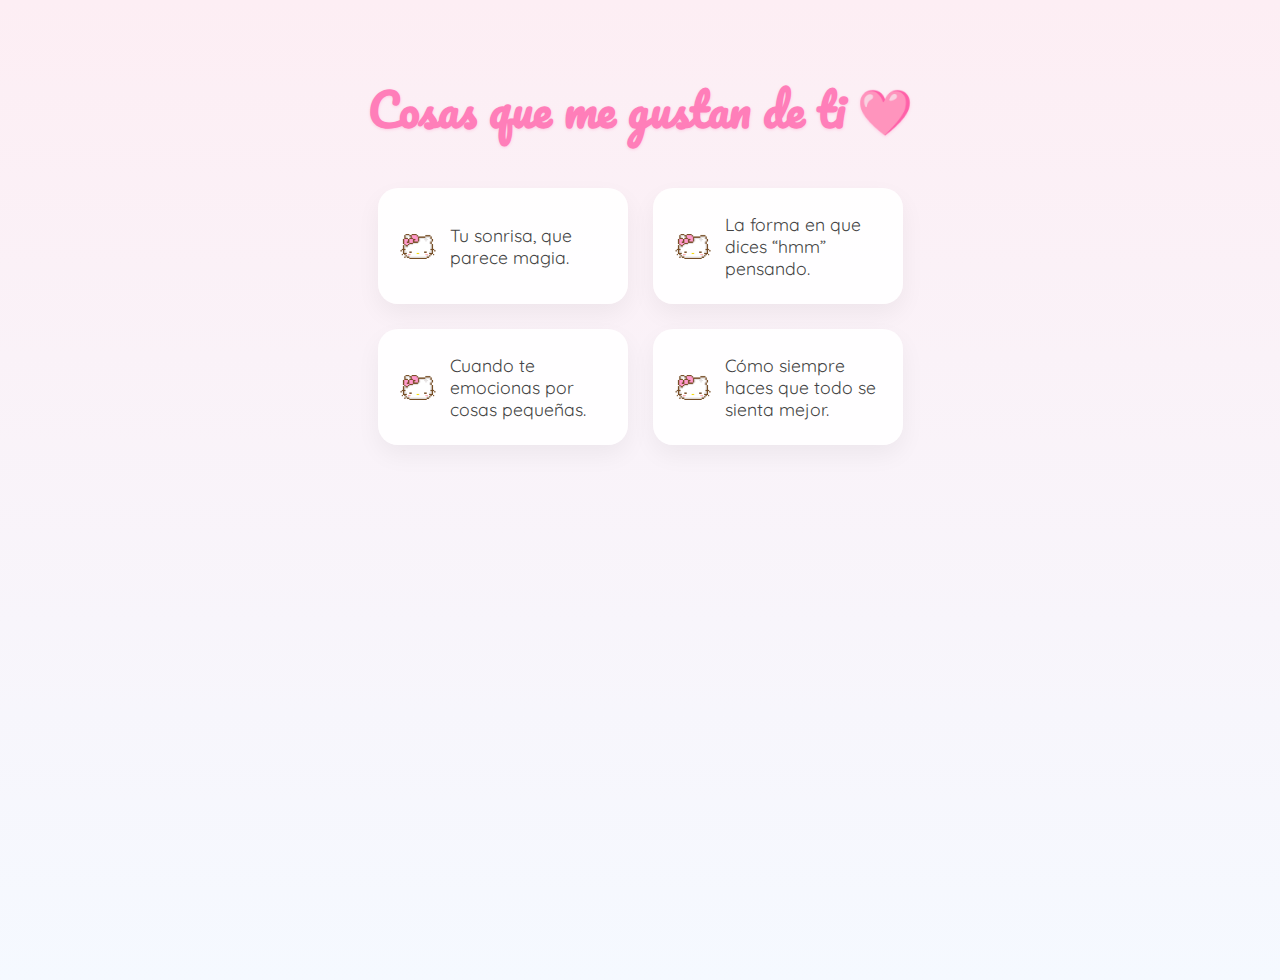
<file: bak/cosas-de-dani.html>
<!DOCTYPE html>
<html lang="es">
<head>
  <meta charset="UTF-8" />
  <meta name="viewport" content="width=device-width, initial-scale=1.0" />
  <title>Cosas que me gustan de ti</title>
  <link rel="stylesheet" href="../css/cosas-de-dani.css" />
  <link href="https://fonts.googleapis.com/css2?family=Quicksand:wght@400;600&family=Pacifico&display=swap" rel="stylesheet">
</head>
<body>
  <div class="blur-overlay"></div>
  <section id="main-content">
    <h1>Cosas que me gustan de ti 🩷</h1>
    <div class="card-grid">
      <div class="card">   <img src="../assets/mini-kitty.gif" alt="" class="iconito" /> Tu sonrisa, que parece magia.</div>
      <div class="card">  <img src="../assets/mini-kitty.gif" alt="" class="iconito" /> La forma en que dices “hmm” pensando.</div>
      <div class="card">  <img src="../assets/mini-kitty.gif" alt="" class="iconito" />Cuando te emocionas por cosas pequeñas.</div>
      <div class="card">  <img src="../assets/mini-kitty.gif" alt="" class="iconito" />Cómo siempre haces que todo se sienta mejor. </div>
    </div>
  </section>
  <script src="../js/cosas-de-dani.js" defer></script>
</body>
</html>
</file>
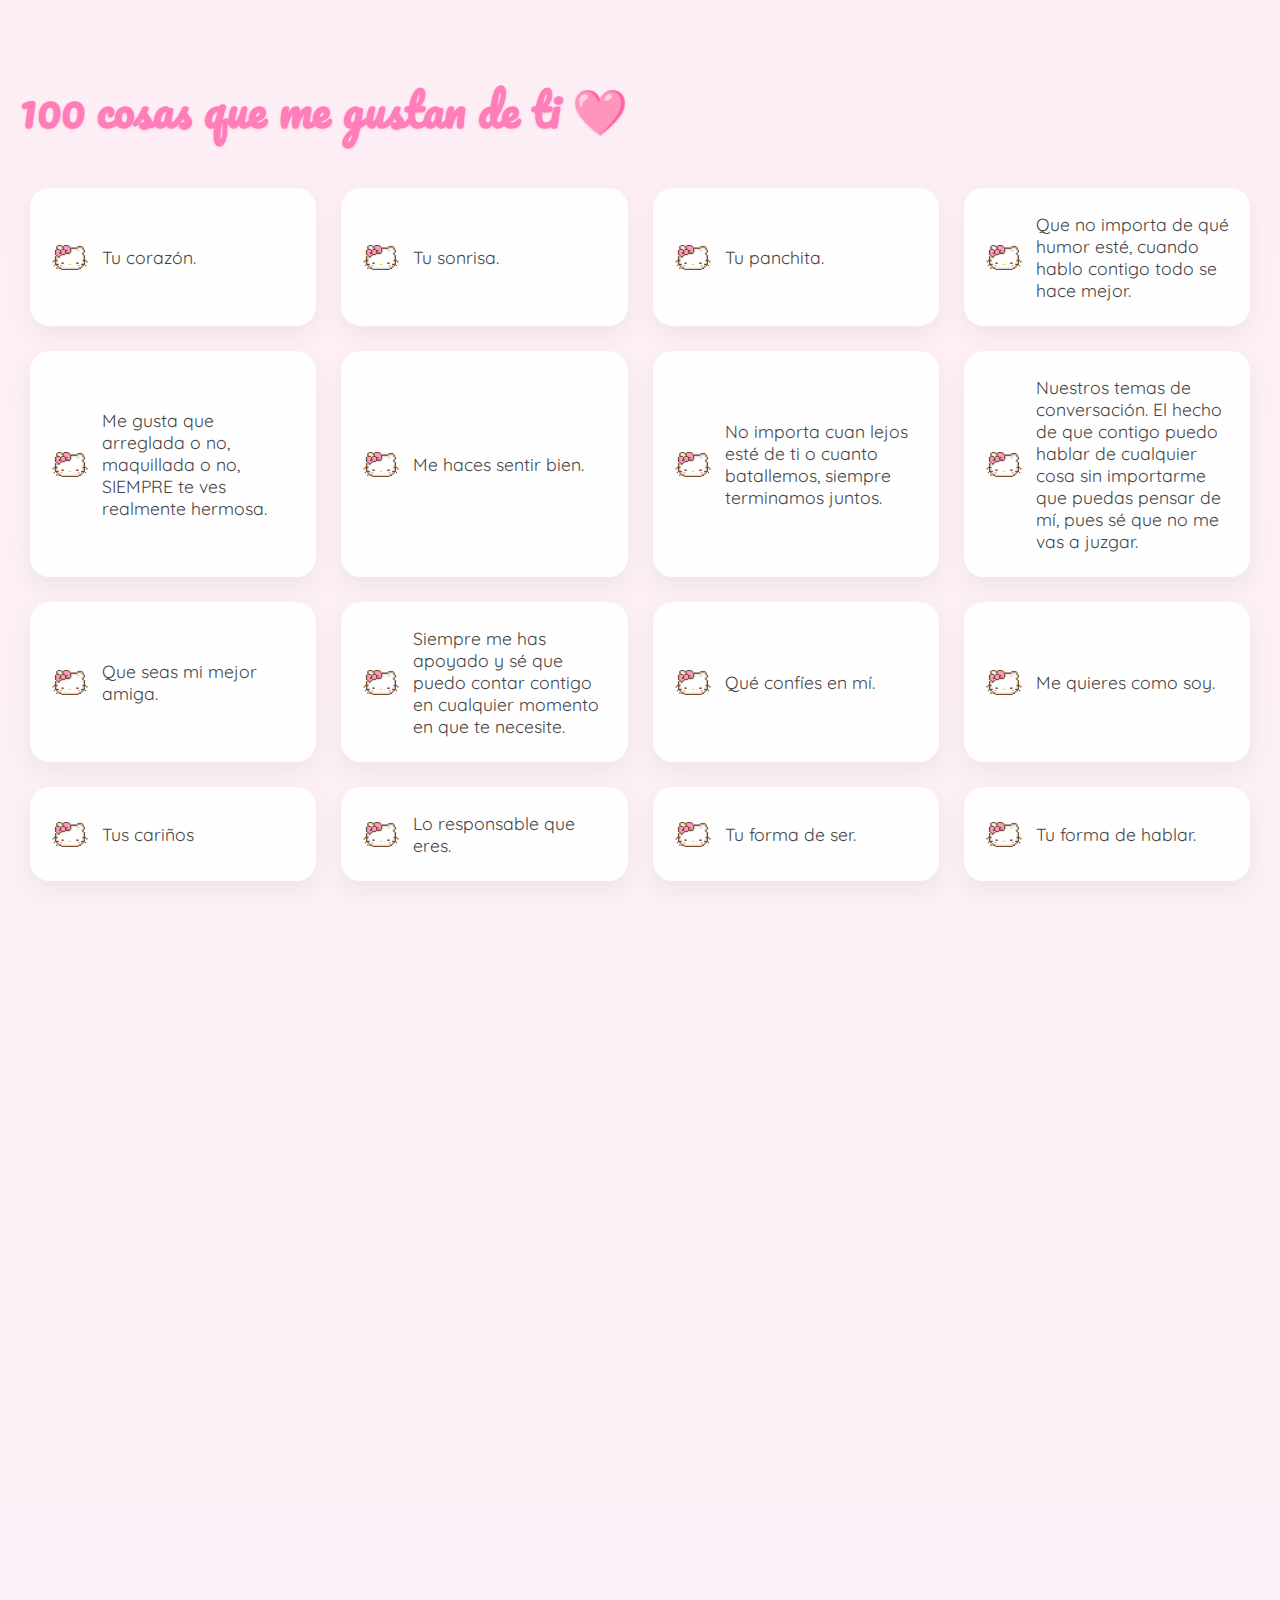
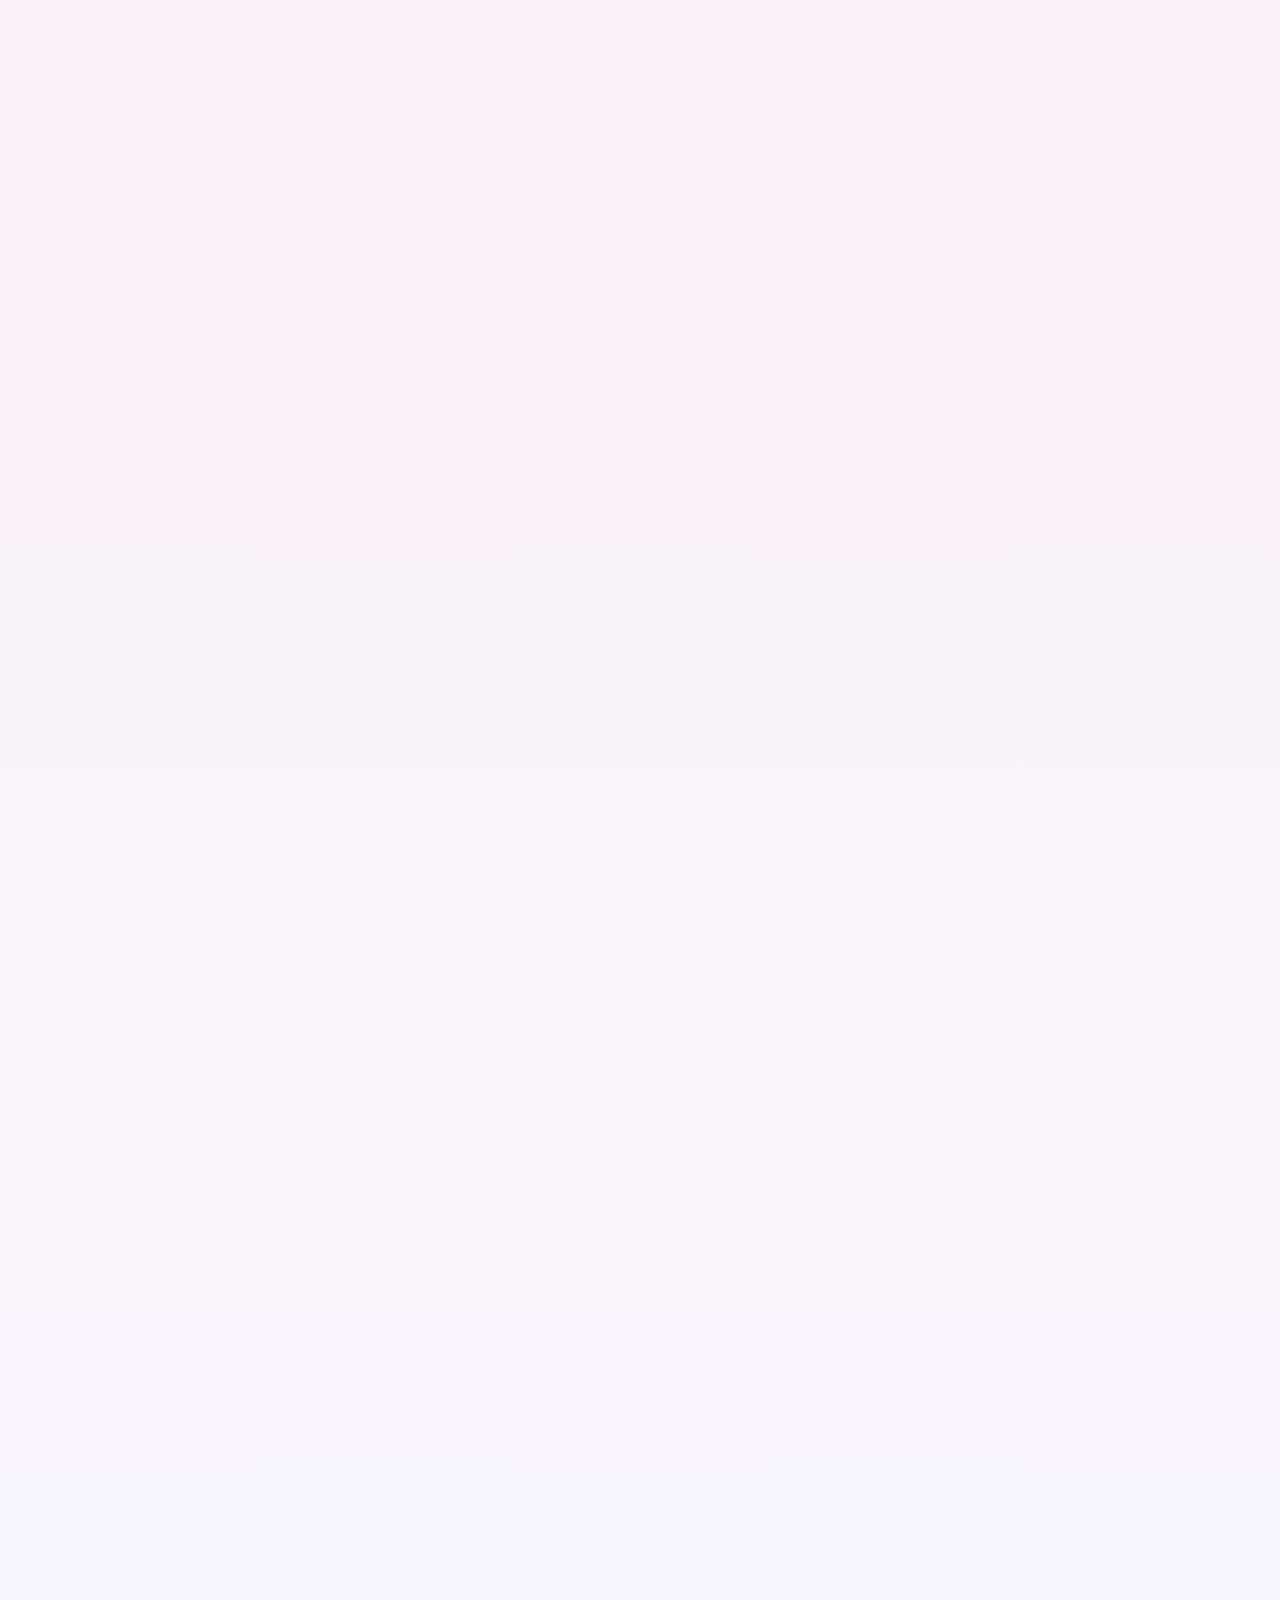
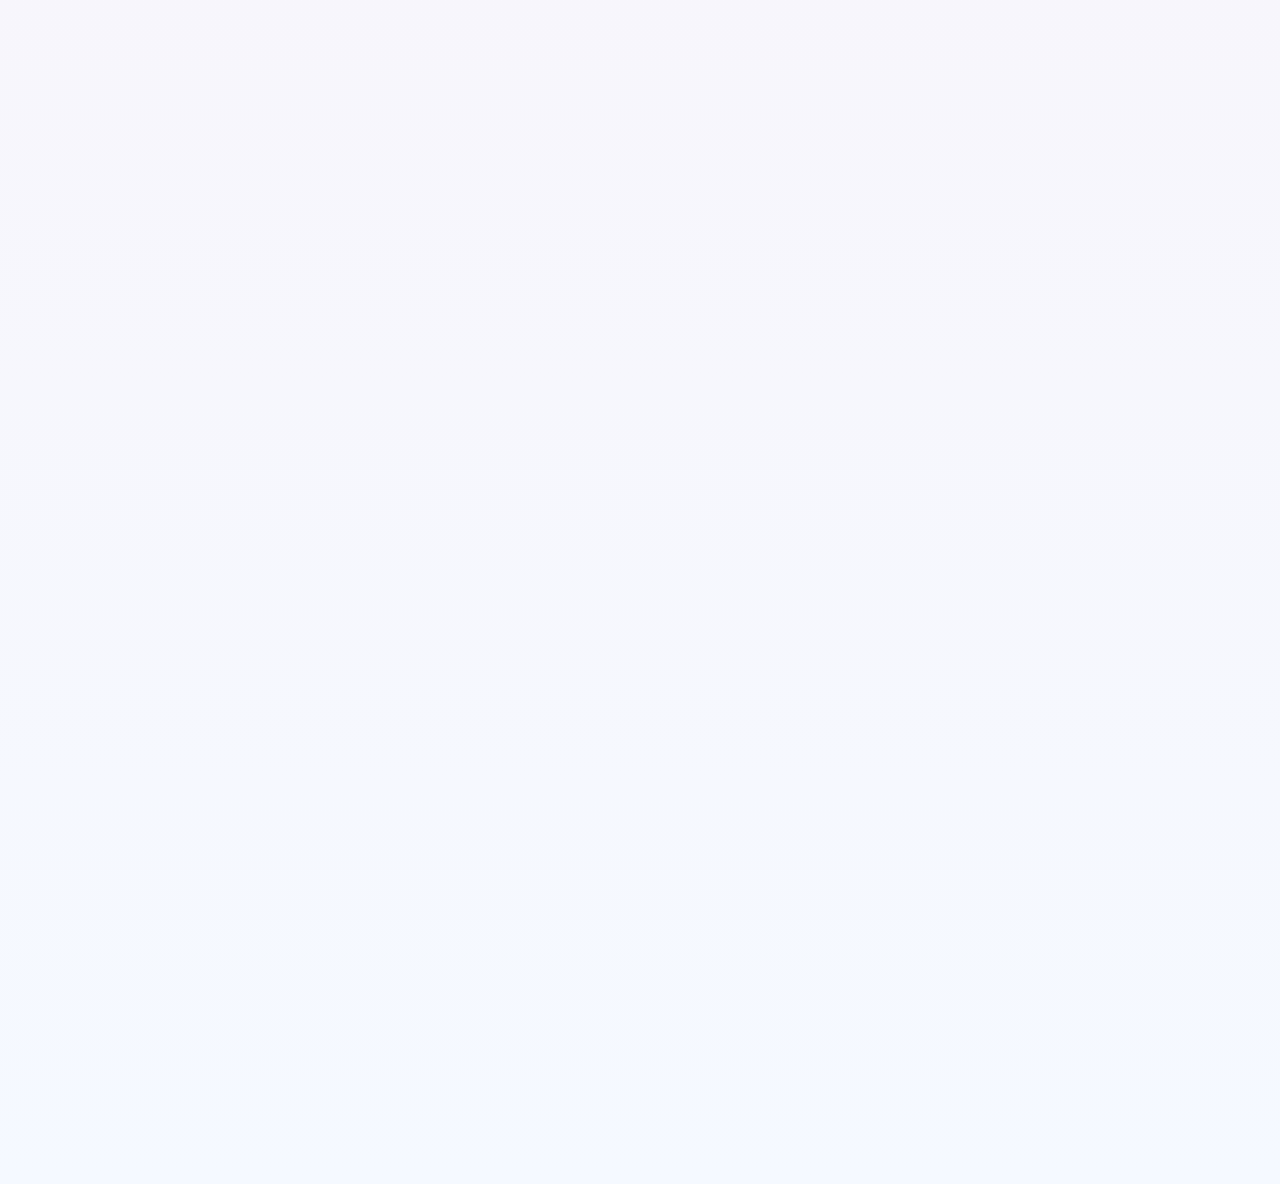
<file: sections/cosas-de-dani.html>
<!DOCTYPE html>
<html lang="es">
<head>
  <meta charset="UTF-8" />
  <meta name="viewport" content="width=device-width, initial-scale=1.0" />
  <title>Cosas que me gustan de ti</title>
  <link rel="stylesheet" href="../css/cosas-de-dani.css" />
  <link href="https://fonts.googleapis.com/css2?family=Quicksand:wght@400;600&family=Pacifico&display=swap" rel="stylesheet">
</head>
<body>
  <div class="blur-overlay"></div>
  <section id="main-content">
    <h1>100 cosas que me gustan de ti 🩷</h1>
    <div class="card-grid">
     <div class="card"><img src="../assets/mini-kitty.gif" class="iconito" alt=""> Tu corazón.</div>
<div class="card"><img src="../assets/mini-kitty.gif" class="iconito" alt=""> Tu sonrisa.</div>
<div class="card"><img src="../assets/mini-kitty.gif" class="iconito" alt=""> Tu panchita.</div>
<div class="card"><img src="../assets/mini-kitty.gif" class="iconito" alt=""> Que no importa de qué humor esté, cuando hablo contigo todo se hace mejor.</div>
<div class="card"><img src="../assets/mini-kitty.gif" class="iconito" alt=""> Me gusta que arreglada o no, maquillada o no, SIEMPRE te ves realmente hermosa.</div>
<div class="card"><img src="../assets/mini-kitty.gif" class="iconito" alt=""> Me haces sentir bien.</div>
<div class="card"><img src="../assets/mini-kitty.gif" class="iconito" alt=""> No importa cuan lejos esté de ti o cuanto batallemos, siempre terminamos juntos.</div>
<div class="card"><img src="../assets/mini-kitty.gif" class="iconito" alt=""> Nuestros temas de conversación. El hecho de que contigo puedo hablar de cualquier cosa sin importarme que puedas pensar de mí, pues sé que no me vas a juzgar.</div>
<div class="card"><img src="../assets/mini-kitty.gif" class="iconito" alt=""> Que seas mi mejor amiga.</div>
<div class="card"><img src="../assets/mini-kitty.gif" class="iconito" alt=""> Siempre me has apoyado y sé que puedo contar contigo en cualquier momento en que te necesite.</div>
<div class="card"><img src="../assets/mini-kitty.gif" class="iconito" alt=""> Qué confíes en mí.</div>
<div class="card"><img src="../assets/mini-kitty.gif" class="iconito" alt=""> Me quieres como soy.</div>
<div class="card"><img src="../assets/mini-kitty.gif" class="iconito" alt=""> Tus cariños</div>
<div class="card"><img src="../assets/mini-kitty.gif" class="iconito" alt=""> Lo responsable que eres.</div>
<div class="card"><img src="../assets/mini-kitty.gif" class="iconito" alt=""> Tu forma de ser.</div>
<div class="card"><img src="../assets/mini-kitty.gif" class="iconito" alt=""> Tu forma de hablar.</div>
<div class="card"><img src="../assets/mini-kitty.gif" class="iconito" alt=""> Cuando me dices lo que sientes, que me quieres, que me amas:)</div>
<div class="card"><img src="../assets/mini-kitty.gif" class="iconito" alt=""> Tus axilas, yico</div>
<div class="card"><img src="../assets/mini-kitty.gif" class="iconito" alt=""> Que me ayudas a mantener la calma, a ver todo de diferente manera, a darme cuenta que sí existe un lado bonito de la vida y ese lado lo encontré, cuando te encontré a ti.</div>
<div class="card"><img src="../assets/mini-kitty.gif" class="iconito" alt=""> Porque sin ti, mi vida no sería la misma.</div>
<div class="card"><img src="../assets/mini-kitty.gif" class="iconito" alt=""> Me haces ser mejor persona, o eso creo.</div>
<div class="card"><img src="../assets/mini-kitty.gif" class="iconito" alt=""> Tus ojos.</div>
<div class="card"><img src="../assets/mini-kitty.gif" class="iconito" alt=""> Tu voz — tienes la voz más hermosa y maravillosa que he escuchado en mi vida.</div>
<div class="card"><img src="../assets/mini-kitty.gif" class="iconito" alt=""> Tus pies.</div>
<div class="card"><img src="../assets/mini-kitty.gif" class="iconito" alt=""> Que eres muy, muy, muy linda.</div>
<div class="card"><img src="../assets/mini-kitty.gif" class="iconito" alt=""> Que tu belleza no está solamente en el exterior, sino también y principalmente en tu interior.</div>
<div class="card"><img src="../assets/mini-kitty.gif" class="iconito" alt=""> Tus nalgas.</div>
<div class="card"><img src="../assets/mini-kitty.gif" class="iconito" alt=""> Tu risa.</div>
<div class="card"><img src="../assets/mini-kitty.gif" class="iconito" alt=""> Me gusta que puedo confiarte mi vida.</div>
<div class="card"><img src="../assets/mini-kitty.gif" class="iconito" alt=""> Me gusta que no me juzgas.</div>
<div class="card"><img src="../assets/mini-kitty.gif" class="iconito" alt=""> Cuando lo necesito, tú me puedes consolar y hacer sentir mucho mejor.</div>
<div class="card"><img src="../assets/mini-kitty.gif" class="iconito" alt=""> Jamás había conocido a una persona tan noble y leal como tú. Eso me gusta</div>
<div class="card"><img src="../assets/mini-kitty.gif" class="iconito" alt=""> Eres muy diferente a las demás. Me encanta</div>
<div class="card"><img src="../assets/mini-kitty.gif" class="iconito" alt=""> Cuando te enojas no tan seria, te ves muy tierna. Me encantaa</div>
<div class="card"><img src="../assets/mini-kitty.gif" class="iconito" alt=""> Porque eres mi nena</div>
<div class="card"><img src="../assets/mini-kitty.gif" class="iconito" alt=""> Eres muy fuerte.</div>
<div class="card"><img src="../assets/mini-kitty.gif" class="iconito" alt=""> Siempre me haces sentar cabeza, me ayudas a ver que está bien o que no lo esta.</div>
<div class="card"><img src="../assets/mini-kitty.gif" class="iconito" alt=""> Qué contigo no tengo que preocuparme por qué decir o cómo actuar, solo soy yo.</div>
<div class="card"><img src="../assets/mini-kitty.gif" class="iconito" alt=""> Me gusta que seas bien celosa.</div>
<div class="card"><img src="../assets/mini-kitty.gif" class="iconito" alt=""> Que quieras tanto a tu familia, o eso creo</div>
<div class="card"><img src="../assets/mini-kitty.gif" class="iconito" alt=""> Que eres dormilona</div>
<div class="card"><img src="../assets/mini-kitty.gif" class="iconito" alt=""> Que seas mi novia.</div>
<div class="card intercambiable">
  <img src="../assets/mini-kitty.gif" class="iconito" alt="">
  <span class="frase">Que seas dramática</span>
  <span class="emoji-cambia" data-frase-alternativa="Que no seas dramática 😭">😡</span>
</div>
<div class="card"><img src="../assets/mini-kitty.gif" class="iconito" alt=""> Que eres responsable.</div>
<div class="card"><img src="../assets/mini-kitty.gif" class="iconito" alt=""> Cuando me cantas pero pues eso es una vez cada mil años 😭, aún así, me gusta mucho.</div>
<div class="card"><img src="../assets/mini-kitty.gif" class="iconito" alt=""> Tus pezones</div>
<div class="card intercambiable">
  <img src="../assets/mini-kitty.gif" class="iconito" alt="">
  <span class="frase">Que me des mimos</span>
  <span class="emoji-cambia" data-frase-alternativa="Que me des cariñosss😭">😡</span>
</div>
<div class="card"><img src="../assets/mini-kitty.gif" class="iconito" alt=""> Que seas linda</div>
<div class="card"><img src="../assets/mini-kitty.gif" class="iconito" alt=""> Que seas enojona de manera tierna, pero cuando te enojas en serio, hay un motivo para estar así.</div>
<div class="card"><img src="../assets/mini-kitty.gif" class="iconito" alt=""> Es más de ti que de mí, pero siempre volvemos a estar juntos :)</div>
<div class="card"><img src="../assets/mini-kitty.gif" class="iconito" alt=""> Me gusta la forma que tienes de llevarte conmigo.</div>
<div class="card"><img src="../assets/mini-kitty.gif" class="iconito" alt=""> Que te bañas todos los días. O eso creo 🤨</div>
<div class="card"><img src="../assets/mini-kitty.gif" class="iconito" alt=""> Que no te estaba buscando, simplemente llegaste a mi vida.</div>
<div class="card"><img src="../assets/mini-kitty.gif" class="iconito" alt=""> Que sepas hacer pizza.</div>
<div class="card"><img src="../assets/mini-kitty.gif" class="iconito" alt=""> No eres de las personas que buscan hacerle daño a alguien; al contrario, buscas como ayudar a los otros.</div>
<div class="card"><img src="../assets/mini-kitty.gif" class="iconito" alt=""> Que sepas hacer pastel.</div>
<div class="card"><img src="../assets/mini-kitty.gif" class="iconito" alt=""> Eres todo lo que no sabía que queria.</div>
<div class="card"><img src="../assets/mini-kitty.gif" class="iconito" alt=""> Me haces sentir completo, contigo no me falta nada.</div>
<div class="card"><img src="../assets/mini-kitty.gif" class="iconito" alt=""> Que veas lo que yo quiera, aunque tú no quieras</div>
<div class="card"><img src="../assets/mini-kitty.gif" class="iconito" alt=""> Que seas única</div>
<div class="card"><img src="../assets/mini-kitty.gif" class="iconito" alt=""> No te importan tanto las cosas materiales.</div>
<div class="card"><img src="../assets/mini-kitty.gif" class="iconito" alt=""> Tus outfits. 10/10</div>
<div class="card"><img src="../assets/mini-kitty.gif" class="iconito" alt=""> Porque eres mi nena.</div>
<div class="card"><img src="../assets/mini-kitty.gif" class="iconito" alt=""> Sabes cocinar.</div>
<div class="card"><img src="../assets/mini-kitty.gif" class="iconito" alt=""> Tu nombre, está muy lindooo, nena</div>
<div class="card"><img src="../assets/mini-kitty.gif" class="iconito" alt=""> Tus ojos otra vez. Son hermososss</div>
<div class="card"><img src="../assets/mini-kitty.gif" class="iconito" alt=""> Que me pelees e intentes ganarme aunque al final no lo consigas :)</div>
<div class="card intercambiable">
  <img src="../assets/mini-kitty.gif" class="iconito" alt="">
  <span class="frase">Que seas manca en el Free Fire.</span>
  <span class="emoji-cambia" data-frase-alternativa="Que seas pro en el Free Fire. 😭">😡</span>
</div>
<div class="card"><img src="../assets/mini-kitty.gif" class="iconito" alt=""> Cuando sueñas conmigo. ME ENCANTA</div>
<div class="card"><img src="../assets/mini-kitty.gif" class="iconito" alt=""> Tú misma.</div>
<div class="card"><img src="../assets/mini-kitty.gif" class="iconito" alt=""> Me gusta que me cuentes cosas.</div>
<div class="card"><img src="../assets/mini-kitty.gif" class="iconito" alt=""> Me gusta que te preocupes por mí.</div>
<div class="card"><img src="../assets/mini-kitty.gif" class="iconito" alt=""> Me gusta que conozcas como soy.</div>
<div class="card"><img src="../assets/mini-kitty.gif" class="iconito" alt=""> Que aun cuando me enojo, desespero, frustro o estoy triste, te quedas conmigo y me levantas :)</div>
<div class="card"><img src="../assets/mini-kitty.gif" class="iconito" alt=""> Que eres mía.</div>
<div class="card"><img src="../assets/mini-kitty.gif" class="iconito" alt=""> Tus tetas.</div>
<div class="card"><img src="../assets/mini-kitty.gif" class="iconito" alt=""> Que a veces seas calenturienta</div>
<div class="card"><img src="../assets/mini-kitty.gif" class="iconito" alt=""> Tu nariz tan hermosa</div>
<div class="card"><img src="../assets/mini-kitty.gif" class="iconito" alt=""> Sabes bailar (o eso creo)</div>
<div class="card"><img src="../assets/mini-kitty.gif" class="iconito" alt=""> Me gusta cuando me dices que soy el mejor porque al menos por un momento, en serio me siento el mejor.</div>
<div class="card"><img src="../assets/mini-kitty.gif" class="iconito" alt=""> Tus cachetes grandotes</div>
<div class="card"><img src="../assets/mini-kitty.gif" class="iconito" alt=""> Eres una persona centrada</div>
<div class="card"><img src="../assets/mini-kitty.gif" class="iconito" alt=""> No le deseas el mal a las personas.</div>
<div class="card"><img src="../assets/mini-kitty.gif" class="iconito" alt=""> También quieres esperar a tener hijos hasta que nos casemos y poco después :)</div>
<div class="card"><img src="../assets/mini-kitty.gif" class="iconito" alt=""> Crees en el amor que tenemos :)</div>
<div class="card"><img src="../assets/mini-kitty.gif" class="iconito" alt=""> Sabes que no existe nadie más especial para mí que tú :)</div>
<div class="card"><img src="../assets/mini-kitty.gif" class="iconito" alt=""> Tu amor por mí</div>
<div class="card"><img src="../assets/mini-kitty.gif" class="iconito" alt=""> Tus besitos</div>
<div class="card"><img src="../assets/mini-kitty.gif" class="iconito" alt=""> Eres carismatica :)</div>
<div class="card"><img src="../assets/mini-kitty.gif" class="iconito" alt=""> Me gusta que quieras lo que quiero.</div>
<div class="card"><img src="../assets/mini-kitty.gif" class="iconito" alt=""> Tu cuerpo.</div>
<div class="card"><img src="../assets/mini-kitty.gif" class="iconito" alt=""> Qué has sido sincera conmigo</div>
<div class="card"><img src="../assets/mini-kitty.gif" class="iconito" alt=""> Qué me despidas lindo</div>
<div class="card"><img src="../assets/mini-kitty.gif" class="iconito" alt=""> Qué me soportes todo</div>
<div class="card"><img src="../assets/mini-kitty.gif" class="iconito" alt=""> Que eres la mejor</div>
<div class="card"><img src="../assets/mini-kitty.gif" class="iconito" alt=""> Porque te gustan los peritos.</div>
<div class="card"><img src="../assets/mini-kitty.gif" class="iconito" alt=""> Porque te gustan los gatitos.</div>
<div class="card"><img src="../assets/mini-kitty.gif" class="iconito" alt=""> Porque te gustan los animales en general.</div>
<div class="card"><img src="../assets/mini-kitty.gif" class="iconito" alt=""> Me conoces :)</div>
<div class="card"><img src="../assets/mini-kitty.gif" class="iconito" alt=""> Me gusta el amor que me tienes y el amor que te tengo, que a pesar de tanto tiempo ha durado y que cada vez, siento que te amo más y más.</div>

    </div>
  </section>
  <script src="../js/cosas-de-dani.js" defer></script>
</body>
</html>
</file>
<file: css/cosas-de-dani.css>
/* Fuente bonita */
@import url('https://fonts.googleapis.com/css2?family=Quicksand:wght@400;600&family=Pacifico&display=swap');

/* 🎨 Paleta pastel y estilo limpio */
body {
  margin: 0;
  font-family: 'Quicksand', sans-serif;
  background: linear-gradient(to bottom, #fdeef4, #f5f9ff);
  color: #444;
  min-height: 100vh;
  padding: 40px 20px;
  display: flex;
  justify-content: center;
  align-items: flex-start;
}

/* 🩷 Contenedor general */
.main-content {
  width: 100%;
  max-width: 1000px;
  text-align: center;
}

/* 💖 Título adorable */
h1 {
  font-family: 'Pacifico', cursive;
  font-size: 2.8rem;
  color: #ff7eb9;
  margin-bottom: 40px;
  text-shadow: 0 1px 3px rgba(255, 126, 185, 0.3);
}

/* 🃏 Tarjetas bonitas */
.card-grid {
  display: grid;
  grid-template-columns: repeat(auto-fit, minmax(250px, 1fr));
  gap: 25px;
  padding: 0 10px;
}

.card {
  background: rgba(255, 255, 255, 0.9);
  border-radius: 20px;
  padding: 25px 20px;
  font-size: 1.2rem;
  box-shadow: 0 10px 25px rgba(0, 0, 0, 0.05);
  transition: transform 0.3s ease, box-shadow 0.3s ease;
  cursor: default;
  opacity: 0;
  transform: translateY(40px);
}

/* ✨ Animación de aparición */
.card.visible {
  opacity: 1;
  transform: translateY(0);
}

/* 🪄 Hover animado */
.card:hover {
  transform: translateY(-5px) scale(1.02);
  box-shadow: 0 15px 25px rgba(0, 0, 0, 0.1);
}

/* 📱 Responsive (vertical en móviles) */
@media (max-width: 600px) {
  .card-grid {
    grid-template-columns: 1fr;
    gap: 20px;
  }

  h1 {
    font-size: 2.2rem;
  }

  .card {
    font-size: 1rem;
  }
}

.card {
  display: flex;
  align-items: center;
  gap: 12px; /* Espacio entre el gif y el texto */
  font-size: 1.1rem;
}

.card img.iconito {
  width: 40px;
  height: 40px;
  object-fit: contain;
  flex-shrink: 0;
}

@keyframes sacudida {
  0% { transform: translate(0, 0); }
  25% { transform: translate(2px, -2px) rotate(5deg); }
  50% { transform: translate(-2px, 2px) rotate(-5deg); }
  75% { transform: translate(2px, -2px) rotate(3deg); }
  100% { transform: translate(0, 0); }
}

@keyframes revelarTexto {
  0% {
    opacity: 0;
    transform: scale(0.9) translateY(10px);
  }
  100% {
    opacity: 1;
    transform: scale(1) translateY(0);
  }
}

.card.intercambiable {
  position: relative;
}

.emoji-cambia {
  position: absolute;
  right: 15px;
  top: 50%;
  transform: translateY(-50%);
  font-size: 2.1rem;
  cursor: pointer;
  transition: transform 0.2s ease;
}

.emoji-cambia.animando {
  animation: sacudida 0.5s ease;
}

.frase.revelada {
  animation: revelarTexto 0.6s ease;
}
</file>
